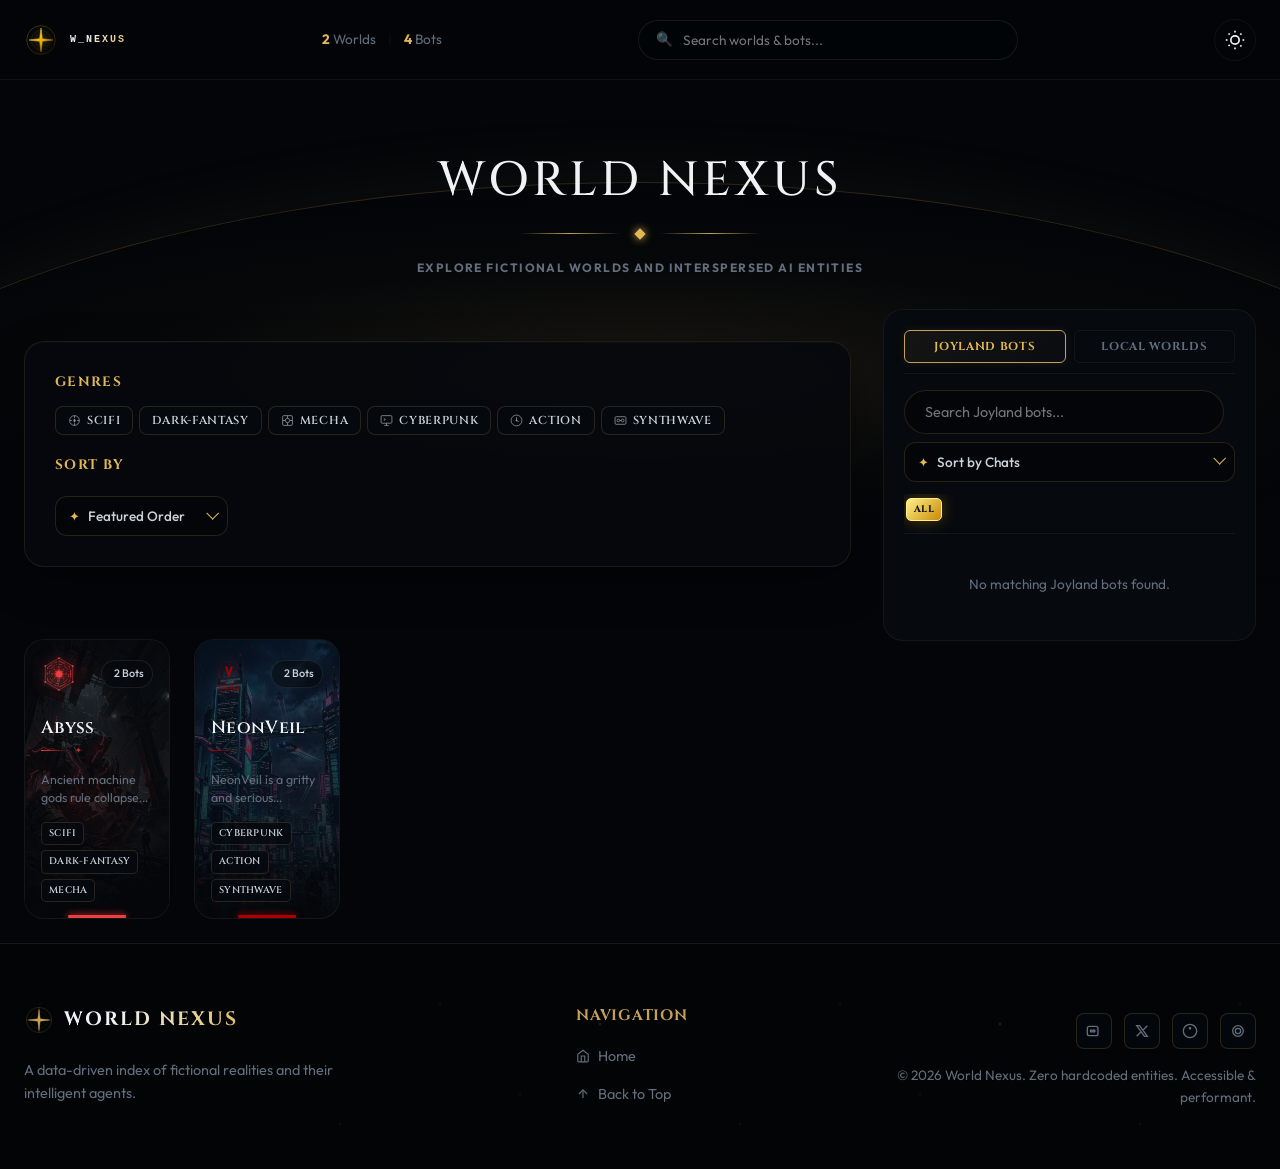
<file: index.html>
<!DOCTYPE html>
<html lang="en">
<head>
  <meta charset="UTF-8">
  <meta name="viewport" content="width=device-width, initial-scale=1.0">
  <title>World Nexus - Explore Fictional Worlds and AI Entities</title>
  
  <!-- Modern Typography from Google Fonts -->
  <link rel="preconnect" href="https://fonts.googleapis.com">
  <link rel="preconnect" href="https://fonts.gstatic.com" crossorigin>
  <link href="https://fonts.googleapis.com/css2?family=Cinzel:wght@400;500;600;700;800&family=Outfit:wght@300;400;500;600;700;800&display=swap" rel="stylesheet">
  
  <!-- Core Design System Stylesheets -->
  <link rel="stylesheet" href="css/variables.css">
  <link rel="stylesheet" href="css/base.css">
  <link rel="stylesheet" href="css/layout.css">
  <link rel="stylesheet" href="css/animations.css">
  <link rel="stylesheet" href="css/responsive.css">
  
  <!-- Bootstrap Icons -->
  <link rel="stylesheet" href="https://cdn.jsdelivr.net/npm/bootstrap-icons@1.11.3/font/bootstrap-icons.min.css">
  
  <!-- Component Stylesheets -->
  <link rel="stylesheet" href="css/components/card.css">
  <link rel="stylesheet" href="css/components/button.css">
  <link rel="stylesheet" href="css/components/tags.css">
  <link rel="stylesheet" href="css/components/modal.css">
  <link rel="stylesheet" href="css/components/search.css">
</head>
<body class="dark-theme">
  <!-- Dynamic Loader overlay -->
  <div id="global-loader" class="global-loader">
    <div class="loader-spinner"></div>
  </div>

  <header id="main-header" class="main-header">
    <div class="header-container">
      <a href="index.html" class="logo-link" id="logo-link">
        <svg class="header-compass-logo spin-hover" viewBox="0 0 100 100" width="34" height="34" fill="none" stroke="url(#gold-grad)" stroke-width="1.5" style="margin-right: 12px; filter: drop-shadow(0 0 4px rgba(212,175,55,0.4));">
          <defs>
            <linearGradient id="gold-grad" x1="0" y1="0" x2="1" y2="1">
              <stop offset="0%" stop-color="#fef08a"/>
              <stop offset="50%" stop-color="#eab308"/>
              <stop offset="100%" stop-color="#854d0e"/>
            </linearGradient>
          </defs>
          <circle cx="50" cy="50" r="42" stroke="url(#gold-grad)" stroke-opacity="0.4"/>
          <circle cx="50" cy="50" r="28" stroke="url(#gold-grad)" stroke-opacity="0.3" stroke-dasharray="4,3"/>
          <line x1="50" y1="8" x2="50" y2="92" stroke="url(#gold-grad)" stroke-opacity="0.5"/>
          <line x1="8" y1="50" x2="92" y2="50" stroke="url(#gold-grad)" stroke-opacity="0.5"/>
          <polygon points="50,15 54,46 85,50 54,54 50,85 46,54 15,50 46,46" fill="url(#gold-grad)"/>
        </svg>
        <span class="logo-text">W_NEXUS</span>
      </a>
      
      <div class="header-stats" aria-label="Global Statistics">
        <span class="stat-item"><strong id="stat-worlds-count">-</strong> Worlds</span>
        <span class="stat-divider">|</span>
        <span class="stat-item"><strong id="stat-bots-count">-</strong> Bots</span>
      </div>

      <div class="header-search-container" id="header-search-wrapper">
        <input type="text" id="global-search-input" placeholder="Search worlds & bots..." aria-label="Search">
      </div>

      <div class="header-actions">
        <button id="theme-toggle" class="theme-toggle-btn" aria-label="Toggle Theme" title="Toggle Light/Dark Theme">
          <svg class="sun-icon" viewBox="0 0 24 24" width="20" height="20" fill="none" stroke="currentColor" stroke-width="2"><circle cx="12" cy="12" r="5"/><line x1="12" y1="1" x2="12" y2="3"/><line x1="12" y1="21" x2="12" y2="23"/><line x1="4.22" y1="4.22" x2="5.64" y2="5.64"/><line x1="18.36" y1="18.36" x2="19.78" y2="19.78"/><line x1="1" y1="12" x2="3" y2="12"/><line x1="21" y1="12" x2="23" y2="12"/><line x1="4.22" y1="19.22" x2="5.64" y2="17.78"/><line x1="18.36" y1="5.64" x2="19.78" y2="4.22"/></svg>
          <svg class="moon-icon" viewBox="0 0 24 24" width="20" height="20" fill="none" stroke="currentColor" stroke-width="2"><path d="M21 12.79A9 9 0 1 1 11.21 3 7 7 0 0 0 21 12.79z"/></svg>
        </button>
        <button id="mobile-menu-toggle" class="mobile-menu-btn" aria-label="Open Navigation Menu">
          <span></span><span></span><span></span>
        </button>
      </div>
    </div>
  </header>

  <!-- Mobile Menu Drawer -->
  <nav id="mobile-nav" class="mobile-nav" aria-label="Mobile Navigation">
    <div class="mobile-nav-content">
      <ul class="mobile-nav-links">
        <li><a href="index.html">Home</a></li>
        <li><a href="#" id="mobile-nav-worlds">All Worlds</a></li>
        <li><a href="#" id="mobile-nav-about">About Nexus</a></li>
      </ul>
      <div class="mobile-nav-stats">
        <div><strong id="mobile-stat-worlds">-</strong> Worlds</div>
        <div><strong id="mobile-stat-bots">-</strong> Bots Registered</div>
      </div>
    </div>
  </nav>

  <main id="app-root">
    <!-- Dynamic page content will render here -->
  </main>

  <footer class="main-footer" style="position: relative; overflow: hidden;">
    <div class="constellation-bg"></div>
    <div class="footer-container" style="position: relative; z-index: 2;">
      <div class="footer-brand">
        <div style="display: flex; align-items: center; gap: 10px; margin-bottom: 8px;">
          <svg class="footer-compass-logo" viewBox="0 0 100 100" width="30" height="30" fill="none" stroke="var(--accent-gold)" stroke-width="1.5">
            <circle cx="50" cy="50" r="42" stroke="var(--accent-gold)" stroke-opacity="0.4"/>
            <circle cx="50" cy="50" r="28" stroke="var(--accent-gold)" stroke-opacity="0.3" stroke-dasharray="4,3"/>
            <line x1="50" y1="8" x2="50" y2="92" stroke="var(--accent-gold)" stroke-opacity="0.5"/>
            <line x1="8" y1="50" x2="92" y2="50" stroke="var(--accent-gold)" stroke-opacity="0.5"/>
            <polygon points="50,15 54,46 85,50 54,54 50,85 46,54 15,50 46,46" fill="var(--accent-gold)"/>
          </svg>
          <span class="logo-text" style="font-family: var(--font-serif); font-size: 1.2rem; letter-spacing: 0.1em;">WORLD NEXUS</span>
        </div>
        <p>A data-driven index of fictional realities and their intelligent agents.</p>
      </div>
      <div class="footer-links">
        <h4 style="font-family: var(--font-serif); color: var(--accent-gold); font-size: 0.95rem; margin-bottom: 16px;">Navigation</h4>
        <ul>
          <li>
            <a href="index.html" style="display: inline-flex; align-items: center; gap: 8px;">
              <svg viewBox="0 0 24 24" width="14" height="14" fill="none" stroke="currentColor" stroke-width="2"><path d="M3 9l9-7 9 7v11a2 2 0 0 1-2 2H5a2 2 0 0 1-2-2z"/><polyline points="9 22 9 12 15 12 15 22"/></svg>
              Home
            </a>
          </li>
          <li>
            <a href="#" class="scroll-to-top" style="display: inline-flex; align-items: center; gap: 8px;">
              <svg viewBox="0 0 24 24" width="14" height="14" fill="none" stroke="currentColor" stroke-width="2"><line x1="12" y1="19" x2="12" y2="5"/><polyline points="5 12 12 5 19 12"/></svg>
              Back to Top
            </a>
          </li>
        </ul>
      </div>
      <div class="footer-meta">
        <div class="social-icons" style="display: flex; gap: 12px; margin-bottom: 16px; justify-content: flex-end;">
          <a href="#" class="social-btn" aria-label="Discord">
            <svg viewBox="0 0 24 24" width="16" height="16" fill="none" stroke="currentColor" stroke-width="2"><path d="M18 8a3 3 0 0 0-3-3H5a3 3 0 0 0-3 3v8a3 3 0 0 0 3 3h10a3 3 0 0 0 3-3V8z"/><circle cx="8" cy="12" r="1.5"/><circle cx="12" cy="12" r="1.5"/></svg>
          </a>
          <a href="#" class="social-btn" aria-label="X">
            <svg viewBox="0 0 24 24" width="16" height="16" fill="none" stroke="currentColor" stroke-width="2"><path d="M4 4l11.733 16h4.267l-11.733 -16z M4 20l6.768 -6.768 M20 4l-6.768 6.768"/></svg>
          </a>
          <a href="#" class="social-btn" aria-label="Reddit">
            <svg viewBox="0 0 24 24" width="16" height="16" fill="none" stroke="currentColor" stroke-width="2"><circle cx="12" cy="12" r="10"/><circle cx="12" cy="8" r="1"/></svg>
          </a>
          <a href="#" class="social-btn" aria-label="Nexus Core">
            <svg viewBox="0 0 24 24" width="16" height="16" fill="none" stroke="currentColor" stroke-width="2"><circle cx="12" cy="12" r="8"/><circle cx="12" cy="12" r="4"/></svg>
          </a>
        </div>
        <p>&copy; 2026 World Nexus. Zero hardcoded entities. Accessible & performant.</p>
      </div>
    </div>
  </footer>

  <!-- Main Application Orchestrator -->
  <script type="module" src="js/app.js"></script>
</body>
</html>
</file>
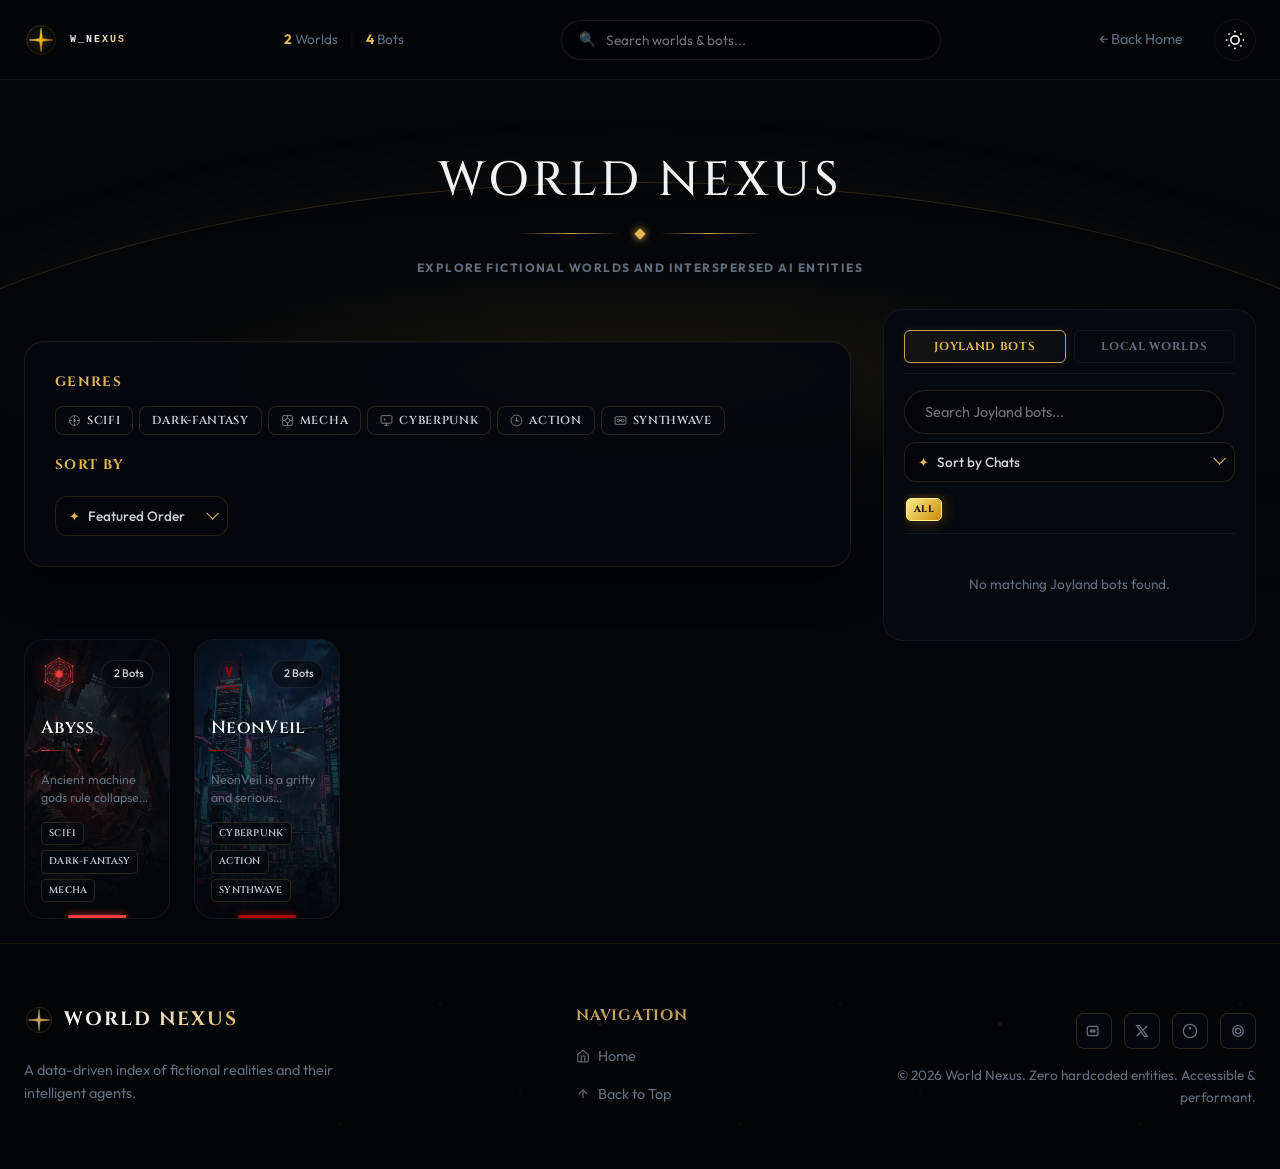
<file: bot.html>
<!DOCTYPE html>
<html lang="en">
<head>
  <meta charset="UTF-8">
  <meta name="viewport" content="width=device-width, initial-scale=1.0">
  <title>Bot Profile - World Nexus</title>
  
  <link rel="preconnect" href="https://fonts.googleapis.com">
  <link rel="preconnect" href="https://fonts.gstatic.com" crossorigin>
  <link href="https://fonts.googleapis.com/css2?family=Cinzel:wght@400;500;600;700;800&family=Outfit:wght@300;400;500;600;700;800&display=swap" rel="stylesheet">
  
  <link rel="stylesheet" href="css/variables.css">
  <link rel="stylesheet" href="css/base.css">
  <link rel="stylesheet" href="css/layout.css">
  <link rel="stylesheet" href="css/animations.css">
  <link rel="stylesheet" href="css/responsive.css">
  
  <!-- Bootstrap Icons -->
  <link rel="stylesheet" href="https://cdn.jsdelivr.net/npm/bootstrap-icons@1.11.3/font/bootstrap-icons.min.css">
  
  <link rel="stylesheet" href="css/components/card.css">
  <link rel="stylesheet" href="css/components/button.css">
  <link rel="stylesheet" href="css/components/tags.css">
  <link rel="stylesheet" href="css/components/modal.css">
  <link rel="stylesheet" href="css/components/search.css">
</head>
<body class="dark-theme">
  <div id="global-loader" class="global-loader">
    <div class="loader-spinner"></div>
  </div>

  <header id="main-header" class="main-header">
    <div class="header-container">
      <a href="index.html" class="logo-link" id="logo-link">
        <svg class="header-compass-logo spin-hover" viewBox="0 0 100 100" width="34" height="34" fill="none" stroke="url(#gold-grad)" stroke-width="1.5" style="margin-right: 12px; filter: drop-shadow(0 0 4px rgba(212,175,55,0.4));">
          <defs>
            <linearGradient id="gold-grad" x1="0" y1="0" x2="1" y2="1">
              <stop offset="0%" stop-color="#fef08a"/>
              <stop offset="50%" stop-color="#eab308"/>
              <stop offset="100%" stop-color="#854d0e"/>
            </linearGradient>
          </defs>
          <circle cx="50" cy="50" r="42" stroke="url(#gold-grad)" stroke-opacity="0.4"/>
          <circle cx="50" cy="50" r="28" stroke="url(#gold-grad)" stroke-opacity="0.3" stroke-dasharray="4,3"/>
          <line x1="50" y1="8" x2="50" y2="92" stroke="url(#gold-grad)" stroke-opacity="0.5"/>
          <line x1="8" y1="50" x2="92" y2="50" stroke="url(#gold-grad)" stroke-opacity="0.5"/>
          <polygon points="50,15 54,46 85,50 54,54 50,85 46,54 15,50 46,46" fill="url(#gold-grad)"/>
        </svg>
        <span class="logo-text">W_NEXUS</span>
      </a>
      
      <div class="header-stats" aria-label="Global Statistics">
        <span class="stat-item"><strong id="stat-worlds-count">-</strong> Worlds</span>
        <span class="stat-divider">|</span>
        <span class="stat-item"><strong id="stat-bots-count">-</strong> Bots</span>
      </div>

      <div class="header-search-container" id="header-search-wrapper" style="display:none;">
        <input type="text" id="global-search-input" placeholder="Search worlds & bots..." aria-label="Search">
      </div>

      <div class="header-actions">
        <a href="index.html" class="back-home-link" style="margin-right: 15px; color: var(--text-muted); text-decoration: none; font-size: 0.9rem;">← Back Home</a>
        <button id="theme-toggle" class="theme-toggle-btn" aria-label="Toggle Theme" title="Toggle Light/Dark Theme">
          <svg class="sun-icon" viewBox="0 0 24 24" width="20" height="20" fill="none" stroke="currentColor" stroke-width="2"><circle cx="12" cy="12" r="5"/><line x1="12" y1="1" x2="12" y2="3"/><line x1="12" y1="21" x2="12" y2="23"/><line x1="4.22" y1="4.22" x2="5.64" y2="5.64"/><line x1="18.36" y1="18.36" x2="19.78" y2="19.78"/><line x1="1" y1="12" x2="3" y2="12"/><line x1="21" y1="12" x2="23" y2="12"/><line x1="4.22" y1="19.22" x2="5.64" y2="17.78"/><line x1="18.36" y1="5.64" x2="19.78" y2="4.22"/></svg>
          <svg class="moon-icon" viewBox="0 0 24 24" width="20" height="20" fill="none" stroke="currentColor" stroke-width="2"><path d="M21 12.79A9 9 0 1 1 11.21 3 7 7 0 0 0 21 12.79z"/></svg>
        </button>
        <button id="mobile-menu-toggle" class="mobile-menu-btn" aria-label="Open Navigation Menu">
          <span></span><span></span><span></span>
        </button>
      </div>
    </div>
  </header>

  <nav id="mobile-nav" class="mobile-nav" aria-label="Mobile Navigation">
    <div class="mobile-nav-content">
      <ul class="mobile-nav-links">
        <li><a href="index.html">Home</a></li>
        <li><a href="#" id="mobile-nav-worlds">All Worlds</a></li>
        <li><a href="#" id="mobile-nav-about">About Nexus</a></li>
      </ul>
    </div>
  </nav>

  <main id="app-root">
    <!-- Dynamic page content will render here -->
  </main>

  <footer class="main-footer" style="position: relative; overflow: hidden;">
    <div class="constellation-bg"></div>
    <div class="footer-container" style="position: relative; z-index: 2;">
      <div class="footer-brand">
        <div style="display: flex; align-items: center; gap: 10px; margin-bottom: 8px;">
          <svg class="footer-compass-logo" viewBox="0 0 100 100" width="30" height="30" fill="none" stroke="var(--accent-gold)" stroke-width="1.5">
            <circle cx="50" cy="50" r="42" stroke="var(--accent-gold)" stroke-opacity="0.4"/>
            <circle cx="50" cy="50" r="28" stroke="var(--accent-gold)" stroke-opacity="0.3" stroke-dasharray="4,3"/>
            <line x1="50" y1="8" x2="50" y2="92" stroke="var(--accent-gold)" stroke-opacity="0.5"/>
            <line x1="8" y1="50" x2="92" y2="50" stroke="var(--accent-gold)" stroke-opacity="0.5"/>
            <polygon points="50,15 54,46 85,50 54,54 50,85 46,54 15,50 46,46" fill="var(--accent-gold)"/>
          </svg>
          <span class="logo-text" style="font-family: var(--font-serif); font-size: 1.2rem; letter-spacing: 0.1em;">WORLD NEXUS</span>
        </div>
        <p>A data-driven index of fictional realities and their intelligent agents.</p>
      </div>
      <div class="footer-links">
        <h4 style="font-family: var(--font-serif); color: var(--accent-gold); font-size: 0.95rem; margin-bottom: 16px;">Navigation</h4>
        <ul>
          <li>
            <a href="index.html" style="display: inline-flex; align-items: center; gap: 8px;">
              <svg viewBox="0 0 24 24" width="14" height="14" fill="none" stroke="currentColor" stroke-width="2"><path d="M3 9l9-7 9 7v11a2 2 0 0 1-2 2H5a2 2 0 0 1-2-2z"/><polyline points="9 22 9 12 15 12 15 22"/></svg>
              Home
            </a>
          </li>
          <li>
            <a href="#" class="scroll-to-top" style="display: inline-flex; align-items: center; gap: 8px;">
              <svg viewBox="0 0 24 24" width="14" height="14" fill="none" stroke="currentColor" stroke-width="2"><line x1="12" y1="19" x2="12" y2="5"/><polyline points="5 12 12 5 19 12"/></svg>
              Back to Top
            </a>
          </li>
        </ul>
      </div>
      <div class="footer-meta">
        <div class="social-icons" style="display: flex; gap: 12px; margin-bottom: 16px; justify-content: flex-end;">
          <a href="#" class="social-btn" aria-label="Discord">
            <svg viewBox="0 0 24 24" width="16" height="16" fill="none" stroke="currentColor" stroke-width="2"><path d="M18 8a3 3 0 0 0-3-3H5a3 3 0 0 0-3 3v8a3 3 0 0 0 3 3h10a3 3 0 0 0 3-3V8z"/><circle cx="8" cy="12" r="1.5"/><circle cx="12" cy="12" r="1.5"/></svg>
          </a>
          <a href="#" class="social-btn" aria-label="X">
            <svg viewBox="0 0 24 24" width="16" height="16" fill="none" stroke="currentColor" stroke-width="2"><path d="M4 4l11.733 16h4.267l-11.733 -16z M4 20l6.768 -6.768 M20 4l-6.768 6.768"/></svg>
          </a>
          <a href="#" class="social-btn" aria-label="Reddit">
            <svg viewBox="0 0 24 24" width="16" height="16" fill="none" stroke="currentColor" stroke-width="2"><circle cx="12" cy="12" r="10"/><circle cx="12" cy="8" r="1"/></svg>
          </a>
          <a href="#" class="social-btn" aria-label="Nexus Core">
            <svg viewBox="0 0 24 24" width="16" height="16" fill="none" stroke="currentColor" stroke-width="2"><circle cx="12" cy="12" r="8"/><circle cx="12" cy="12" r="4"/></svg>
          </a>
        </div>
        <p>&copy; 2026 World Nexus. Zero hardcoded entities. Accessible & performant.</p>
      </div>
    </div>
  </footer>

  <script type="module" src="js/app.js"></script>
</body>
</html>
</file>
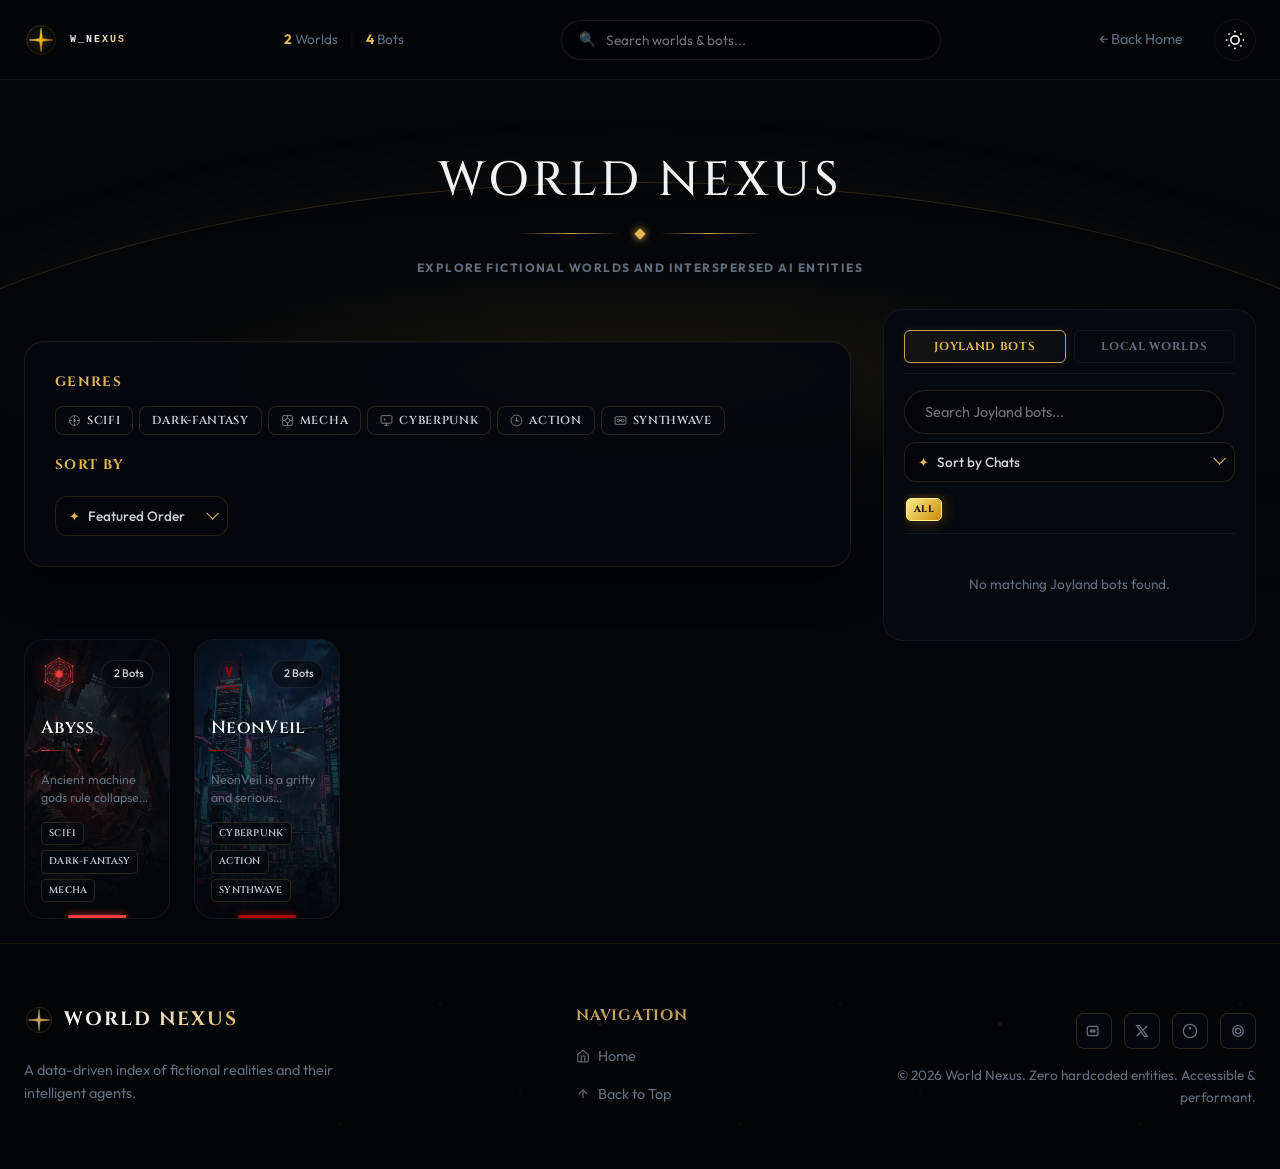
<file: world.html>
<!DOCTYPE html>
<html lang="en">
<head>
  <meta charset="UTF-8">
  <meta name="viewport" content="width=device-width, initial-scale=1.0">
  <title>World Profile - World Nexus</title>
  
  <link rel="preconnect" href="https://fonts.googleapis.com">
  <link rel="preconnect" href="https://fonts.gstatic.com" crossorigin>
  <link href="https://fonts.googleapis.com/css2?family=Cinzel:wght@400;500;600;700;800&family=Outfit:wght@300;400;500;600;700;800&display=swap" rel="stylesheet">
  
  <link rel="stylesheet" href="css/variables.css">
  <link rel="stylesheet" href="css/base.css">
  <link rel="stylesheet" href="css/layout.css">
  <link rel="stylesheet" href="css/animations.css">
  <link rel="stylesheet" href="css/responsive.css">
  
  <!-- Bootstrap Icons -->
  <link rel="stylesheet" href="https://cdn.jsdelivr.net/npm/bootstrap-icons@1.11.3/font/bootstrap-icons.min.css">
  
  <link rel="stylesheet" href="css/components/card.css">
  <link rel="stylesheet" href="css/components/button.css">
  <link rel="stylesheet" href="css/components/tags.css">
  <link rel="stylesheet" href="css/components/modal.css">
  <link rel="stylesheet" href="css/components/search.css">
</head>
<body class="dark-theme">
  <div id="global-loader" class="global-loader">
    <div class="loader-spinner"></div>
  </div>

  <header id="main-header" class="main-header">
    <div class="header-container">
      <a href="index.html" class="logo-link" id="logo-link">
        <svg class="header-compass-logo spin-hover" viewBox="0 0 100 100" width="34" height="34" fill="none" stroke="url(#gold-grad)" stroke-width="1.5" style="margin-right: 12px; filter: drop-shadow(0 0 4px rgba(212,175,55,0.4));">
          <defs>
            <linearGradient id="gold-grad" x1="0" y1="0" x2="1" y2="1">
              <stop offset="0%" stop-color="#fef08a"/>
              <stop offset="50%" stop-color="#eab308"/>
              <stop offset="100%" stop-color="#854d0e"/>
            </linearGradient>
          </defs>
          <circle cx="50" cy="50" r="42" stroke="url(#gold-grad)" stroke-opacity="0.4"/>
          <circle cx="50" cy="50" r="28" stroke="url(#gold-grad)" stroke-opacity="0.3" stroke-dasharray="4,3"/>
          <line x1="50" y1="8" x2="50" y2="92" stroke="url(#gold-grad)" stroke-opacity="0.5"/>
          <line x1="8" y1="50" x2="92" y2="50" stroke="url(#gold-grad)" stroke-opacity="0.5"/>
          <polygon points="50,15 54,46 85,50 54,54 50,85 46,54 15,50 46,46" fill="url(#gold-grad)"/>
        </svg>
        <span class="logo-text">W_NEXUS</span>
      </a>
      
      <div class="header-stats" aria-label="Global Statistics">
        <span class="stat-item"><strong id="stat-worlds-count">-</strong> Worlds</span>
        <span class="stat-divider">|</span>
        <span class="stat-item"><strong id="stat-bots-count">-</strong> Bots</span>
      </div>

      <div class="header-search-container" id="header-search-wrapper" style="display:none;">
        <input type="text" id="global-search-input" placeholder="Search worlds & bots..." aria-label="Search">
      </div>

      <div class="header-actions">
        <a href="index.html" class="back-home-link" style="margin-right: 15px; color: var(--text-muted); text-decoration: none; font-size: 0.9rem;">← Back Home</a>
        <button id="theme-toggle" class="theme-toggle-btn" aria-label="Toggle Theme" title="Toggle Light/Dark Theme">
          <svg class="sun-icon" viewBox="0 0 24 24" width="20" height="20" fill="none" stroke="currentColor" stroke-width="2"><circle cx="12" cy="12" r="5"/><line x1="12" y1="1" x2="12" y2="3"/><line x1="12" y1="21" x2="12" y2="23"/><line x1="4.22" y1="4.22" x2="5.64" y2="5.64"/><line x1="18.36" y1="18.36" x2="19.78" y2="19.78"/><line x1="1" y1="12" x2="3" y2="12"/><line x1="21" y1="12" x2="23" y2="12"/><line x1="4.22" y1="19.22" x2="5.64" y2="17.78"/><line x1="18.36" y1="5.64" x2="19.78" y2="4.22"/></svg>
          <svg class="moon-icon" viewBox="0 0 24 24" width="20" height="20" fill="none" stroke="currentColor" stroke-width="2"><path d="M21 12.79A9 9 0 1 1 11.21 3 7 7 0 0 0 21 12.79z"/></svg>
        </button>
        <button id="mobile-menu-toggle" class="mobile-menu-btn" aria-label="Open Navigation Menu">
          <span></span><span></span><span></span>
        </button>
      </div>
    </div>
  </header>

  <nav id="mobile-nav" class="mobile-nav" aria-label="Mobile Navigation">
    <div class="mobile-nav-content">
      <ul class="mobile-nav-links">
        <li><a href="index.html">Home</a></li>
        <li><a href="#" id="mobile-nav-worlds">All Worlds</a></li>
        <li><a href="#" id="mobile-nav-about">About Nexus</a></li>
      </ul>
    </div>
  </nav>

  <main id="app-root">
    <!-- Dynamic page content will render here -->
  </main>

  <footer class="main-footer" style="position: relative; overflow: hidden;">
    <div class="constellation-bg"></div>
    <div class="footer-container" style="position: relative; z-index: 2;">
      <div class="footer-brand">
        <div style="display: flex; align-items: center; gap: 10px; margin-bottom: 8px;">
          <svg class="footer-compass-logo" viewBox="0 0 100 100" width="30" height="30" fill="none" stroke="var(--accent-gold)" stroke-width="1.5">
            <circle cx="50" cy="50" r="42" stroke="var(--accent-gold)" stroke-opacity="0.4"/>
            <circle cx="50" cy="50" r="28" stroke="var(--accent-gold)" stroke-opacity="0.3" stroke-dasharray="4,3"/>
            <line x1="50" y1="8" x2="50" y2="92" stroke="var(--accent-gold)" stroke-opacity="0.5"/>
            <line x1="8" y1="50" x2="92" y2="50" stroke="var(--accent-gold)" stroke-opacity="0.5"/>
            <polygon points="50,15 54,46 85,50 54,54 50,85 46,54 15,50 46,46" fill="var(--accent-gold)"/>
          </svg>
          <span class="logo-text" style="font-family: var(--font-serif); font-size: 1.2rem; letter-spacing: 0.1em;">WORLD NEXUS</span>
        </div>
        <p>A data-driven index of fictional realities and their intelligent agents.</p>
      </div>
      <div class="footer-links">
        <h4 style="font-family: var(--font-serif); color: var(--accent-gold); font-size: 0.95rem; margin-bottom: 16px;">Navigation</h4>
        <ul>
          <li>
            <a href="index.html" style="display: inline-flex; align-items: center; gap: 8px;">
              <svg viewBox="0 0 24 24" width="14" height="14" fill="none" stroke="currentColor" stroke-width="2"><path d="M3 9l9-7 9 7v11a2 2 0 0 1-2 2H5a2 2 0 0 1-2-2z"/><polyline points="9 22 9 12 15 12 15 22"/></svg>
              Home
            </a>
          </li>
          <li>
            <a href="#" class="scroll-to-top" style="display: inline-flex; align-items: center; gap: 8px;">
              <svg viewBox="0 0 24 24" width="14" height="14" fill="none" stroke="currentColor" stroke-width="2"><line x1="12" y1="19" x2="12" y2="5"/><polyline points="5 12 12 5 19 12"/></svg>
              Back to Top
            </a>
          </li>
        </ul>
      </div>
      <div class="footer-meta">
        <div class="social-icons" style="display: flex; gap: 12px; margin-bottom: 16px; justify-content: flex-end;">
          <a href="#" class="social-btn" aria-label="Discord">
            <svg viewBox="0 0 24 24" width="16" height="16" fill="none" stroke="currentColor" stroke-width="2"><path d="M18 8a3 3 0 0 0-3-3H5a3 3 0 0 0-3 3v8a3 3 0 0 0 3 3h10a3 3 0 0 0 3-3V8z"/><circle cx="8" cy="12" r="1.5"/><circle cx="12" cy="12" r="1.5"/></svg>
          </a>
          <a href="#" class="social-btn" aria-label="X">
            <svg viewBox="0 0 24 24" width="16" height="16" fill="none" stroke="currentColor" stroke-width="2"><path d="M4 4l11.733 16h4.267l-11.733 -16z M4 20l6.768 -6.768 M20 4l-6.768 6.768"/></svg>
          </a>
          <a href="#" class="social-btn" aria-label="Reddit">
            <svg viewBox="0 0 24 24" width="16" height="16" fill="none" stroke="currentColor" stroke-width="2"><circle cx="12" cy="12" r="10"/><circle cx="12" cy="8" r="1"/></svg>
          </a>
          <a href="#" class="social-btn" aria-label="Nexus Core">
            <svg viewBox="0 0 24 24" width="16" height="16" fill="none" stroke="currentColor" stroke-width="2"><circle cx="12" cy="12" r="8"/><circle cx="12" cy="12" r="4"/></svg>
          </a>
        </div>
        <p>&copy; 2026 World Nexus. Zero hardcoded entities. Accessible & performant.</p>
      </div>
    </div>
  </footer>

  <script type="module" src="js/app.js"></script>
</body>
</html>
</file>
<file: css/variables.css>
/* css/variables.css */
:root {
  /* Global Fonts */
  --font-family: 'Outfit', -apple-system, BlinkMacSystemFont, 'Segoe UI', Roboto, Helvetica, Arial, sans-serif;
  --font-serif: 'Cinzel', 'Georgia', serif;
  
  /* Layout Spacing */
  --spacing-desktop: 24px;
  --spacing-mobile: 12px;
  --header-height: 80px;
  --header-height-shrink: 60px;
  --max-width: 1440px;
  
  /* Transition Speeds */
  --transition-fast: 150ms ease;
  --transition-normal: 300ms cubic-bezier(0.4, 0, 0.2, 1);
  --transition-slow: 600ms cubic-bezier(0.4, 0, 0.2, 1);
  
  /* Z-Index Layering */
  --z-header: 1000;
  --z-nav-drawer: 990;
  --z-modal: 1100;
  --z-loader: 1200;
  
  /* Global Borders & Radius */
  --border-radius-sm: 6px;
  --border-radius-md: 12px;
  --border-radius-lg: 20px;
  --border-radius-xl: 30px;
  
  /* Shadows & Glows */
  --shadow-sm: 0 2px 8px rgba(0, 0, 0, 0.15);
  --shadow-md: 0 8px 24px rgba(0, 0, 0, 0.25);
  --shadow-lg: 0 16px 40px rgba(0, 0, 0, 0.4);
  
  /* Metallic Gold Palette */
  --accent-gold: #c5a059;
  --accent-gold-glow: rgba(197, 160, 89, 0.25);
  --text-gold: #e2b755;
  --border-gold: rgba(197, 160, 89, 0.15);
}

/* Dark Theme Variables (Mockup Theme) */
.dark-theme {
  --bg-primary: #030508;
  --bg-secondary: #06090e;
  --bg-tertiary: #0c1017;
  --border-color: rgba(255, 255, 255, 0.05);
  --border-color-focus: rgba(197, 160, 89, 0.3);
  
  --text-primary: #f0f3f6;
  --text-secondary: #c9d1d9;
  --text-muted: #626e7d;
  
  --header-bg: rgba(3, 5, 8, 0.7);
  --card-bg: #06090e;
  --card-hover-bg: #0a0e16;
  
  --primary-accent: var(--accent-gold);
  --primary-accent-glow: var(--accent-gold-glow);
  
  --scroll-thumb: #1c2330;
  --scroll-track: #030508;
}

/* Light Theme Variables */
.light-theme {
  --bg-primary: #f8fafc;
  --bg-secondary: #ffffff;
  --bg-tertiary: #f1f5f9;
  --border-color: rgba(0, 0, 0, 0.06);
  --border-color-focus: rgba(197, 160, 89, 0.4);
  
  --text-primary: #0f172a;
  --text-secondary: #334155;
  --text-muted: #64748b;
  
  --header-bg: rgba(248, 250, 252, 0.8);
  --card-bg: #ffffff;
  --card-hover-bg: #f8fafc;
  
  --primary-accent: #b45309; /* Deep warm gold in light mode */
  --primary-accent-glow: rgba(180, 83, 9, 0.15);
  
  --scroll-thumb: #cbd5e1;
  --scroll-track: #f1f5f9;
}
</file>
<file: css/base.css>
/* css/base.css */
* {
  box-sizing: border-box;
  margin: 0;
  padding: 0;
}

body {
  font-family: var(--font-family);
  background-color: var(--bg-primary);
  color: var(--text-primary);
  min-height: 100vh;
  display: flex;
  flex-direction: column;
  overflow-x: hidden;
  line-height: 1.6;
  text-rendering: optimizeLegibility;
  -webkit-font-smoothing: antialiased;
  -moz-osx-font-smoothing: grayscale;
  transition: background-color var(--transition-normal), color var(--transition-normal);
}

/* Accessible Keyboard Navigation focus ring */
*:focus-visible {
  outline: 2px solid var(--primary-accent);
  outline-offset: 4px;
}

a {
  color: inherit;
  text-decoration: none;
  transition: color var(--transition-fast);
}

/* Custom Scrollbars */
::-webkit-scrollbar {
  width: 10px;
  height: 10px;
}

::-webkit-scrollbar-track {
  background: var(--scroll-track);
}

::-webkit-scrollbar-thumb {
  background: var(--scroll-thumb);
  border-radius: 5px;
  border: 2px solid var(--scroll-track);
}

::-webkit-scrollbar-thumb:hover {
  background: var(--primary-accent);
}

/* Core Layout Tags */
main {
  flex-grow: 1;
  width: 100%;
}

/* Loader Styles */
.global-loader {
  position: fixed;
  top: 0;
  left: 0;
  right: 0;
  bottom: 0;
  background-color: var(--bg-primary);
  z-index: var(--z-loader);
  display: flex;
  justify-content: center;
  align-items: center;
  opacity: 1;
  transition: opacity var(--transition-normal), visibility var(--transition-normal);
  visibility: visible;
}

.global-loader.hidden {
  opacity: 0;
  visibility: hidden;
  pointer-events: none;
}

.loader-spinner {
  width: 48px;
  height: 48px;
  border: 4px solid var(--border-color);
  border-top-color: var(--primary-accent);
  border-radius: 50%;
  animation: base-spin 1s linear infinite;
}

@keyframes base-spin {
  to { transform: rotate(360deg); }
}

/* Skip Link for Accessibility */
.skip-link {
  position: absolute;
  top: -40px;
  left: 0;
  background: var(--primary-accent);
  color: white;
  padding: 8px;
  z-index: 2000;
  transition: top 0.2s;
}

.skip-link:focus {
  top: 0;
}
</file>
<file: css/layout.css>
/* css/layout.css */

.main-header {
  position: fixed;
  top: 0;
  left: 0;
  width: 100%;
  height: var(--header-height);
  background-color: var(--header-bg);
  backdrop-filter: blur(16px);
  -webkit-backdrop-filter: blur(16px);
  border-bottom: 1px solid var(--border-color);
  z-index: var(--z-header);
  display: flex;
  align-items: center;
  transition: height var(--transition-normal), background-color var(--transition-normal), border-color var(--transition-normal);
}

.main-header.shrunk {
  height: var(--header-height-shrink);
  border-bottom-color: rgba(197, 160, 89, 0.15);
  box-shadow: 0 4px 24px rgba(0, 0, 0, 0.4);
}

.header-container {
  max-width: var(--max-width);
  width: 100%;
  margin: 0 auto;
  padding: 0 var(--spacing-desktop);
  display: flex;
  align-items: center;
  justify-content: space-between;
  gap: 20px;
}

/* Logo styling */
.logo-link {
  font-family: var(--font-serif);
  font-size: 1.3rem;
  font-weight: 700;
  letter-spacing: 0.1em;
  color: var(--text-primary);
  display: flex;
  align-items: center;
  flex-shrink: 0;
}

.logo-text {
  background: linear-gradient(135deg, var(--text-primary) 30%, var(--text-gold));
  -webkit-background-clip: text;
  -webkit-text-fill-color: transparent;
  font-weight: 700;
}

.header-stats {
  display: flex;
  align-items: center;
  gap: 12px;
  font-size: 0.85rem;
  color: var(--text-muted);
  flex-shrink: 0;
}

.stat-item strong {
  color: var(--text-gold);
}

.stat-divider {
  color: var(--border-color);
}

.header-actions {
  display: flex;
  align-items: center;
  gap: 16px;
  flex-shrink: 0;
}

/* Mobile Nav Styles */
.mobile-nav {
  position: fixed;
  top: 0;
  right: -100%;
  width: 300px;
  height: 100vh;
  background-color: var(--bg-secondary);
  border-left: 1px solid var(--border-color);
  z-index: var(--z-nav-drawer);
  padding: 100px var(--spacing-desktop) var(--spacing-desktop);
  transition: right var(--transition-normal);
  box-shadow: var(--shadow-lg);
}

.mobile-nav.open {
  right: 0;
}

.mobile-nav-links {
  list-style: none;
  display: flex;
  flex-direction: column;
  gap: 24px;
}

.mobile-nav-links a {
  font-size: 1.2rem;
  font-weight: 500;
}

.mobile-nav-links a:hover {
  color: var(--text-gold);
}

.mobile-nav-stats {
  margin-top: auto;
  border-top: 1px solid var(--border-color);
  padding-top: 24px;
  font-size: 0.9rem;
  color: var(--text-muted);
  display: flex;
  flex-direction: column;
  gap: 8px;
}

/* Page Scaffolding */
.page-container {
  max-width: var(--max-width);
  width: 100%;
  margin: 0 auto;
  padding: calc(var(--header-height) + var(--spacing-desktop)) var(--spacing-desktop) var(--spacing-desktop);
  animation: page-fade-in 0.4s ease-out forwards;
}

@keyframes page-fade-in {
  from { opacity: 0; transform: translateY(10px); }
  to { opacity: 1; transform: translateY(0); }
}

/* Premium Curved Space Planet-Horizon Glow */
.landing-hero {
  position: relative;
  text-align: center;
  padding: 32px 0 20px;
  margin-bottom: 12px;
  overflow: visible;
}

.landing-hero::before {
  content: '';
  position: absolute;
  top: 60%;
  left: 50%;
  transform: translate(-50%, -10%);
  width: 150%;
  height: 380px;
  border-radius: 50% / 100% 100% 0 0;
  background: radial-gradient(ellipse at center, rgba(197, 160, 89, 0.12) 0%, rgba(197, 160, 89, 0.02) 40%, rgba(0, 0, 0, 0) 70%);
  border-top: 1.5px solid rgba(197, 160, 89, 0.22);
  box-shadow: 0 -20px 60px rgba(197, 160, 89, 0.05);
  z-index: -1;
  pointer-events: none;
}

/* Decorative Gold Dividers */
.gold-divider {
  display: flex;
  align-items: center;
  justify-content: center;
  gap: 16px;
  margin: 20px auto;
  width: 100%;
  max-width: 240px;
}

.gold-divider::before,
.gold-divider::after {
  content: '';
  height: 1px;
  flex-grow: 1;
  background: linear-gradient(to right, rgba(197, 160, 89, 0), var(--accent-gold), rgba(197, 160, 89, 0));
}

.gold-divider-diamond {
  width: 8px;
  height: 8px;
  background-color: var(--text-gold);
  transform: rotate(45deg);
  box-shadow: 0 0 8px var(--text-gold);
}

/* Footer Section */
.main-footer {
  background-color: #020406;
  border-top: 1px solid rgba(197, 160, 89, 0.12);
  padding: 60px var(--spacing-desktop);
  margin-top: auto;
  position: relative;
  overflow: hidden;
}

/* Constellation grid layout in background */
.constellation-bg {
  position: absolute;
  top: 0;
  left: 0;
  width: 100%;
  height: 100%;
  opacity: 0.15;
  background-image: 
    radial-gradient(1.5px 1.5px at 40px 60px, #ca8a04, rgba(0,0,0,0)),
    radial-gradient(1.5px 1.5px at 120px 150px, #ca8a04, rgba(0,0,0,0)),
    radial-gradient(2px 2px at 200px 80px, #fef08a, rgba(0,0,0,0)),
    radial-gradient(1px 1px at 280px 240px, #eab308, rgba(0,0,0,0)),
    radial-gradient(1.5px 1.5px at 340px 180px, #ca8a04, rgba(0,0,0,0));
  background-size: 400px 300px;
  pointer-events: none;
  z-index: 1;
}

.footer-container {
  max-width: var(--max-width);
  margin: 0 auto;
  display: grid;
  grid-template-columns: 2fr 1fr 1.5fr;
  gap: 40px;
}

.footer-brand {
  display: flex;
  flex-direction: column;
  gap: 16px;
}

.footer-brand p {
  color: var(--text-muted);
  font-size: 0.9rem;
  max-width: 320px;
}

.footer-links h4 {
  font-size: 1rem;
  text-transform: uppercase;
  letter-spacing: 0.05em;
  margin-bottom: 20px;
}

.footer-links ul {
  list-style: none;
  display: flex;
  flex-direction: column;
  gap: 12px;
}

.footer-links a {
  color: var(--text-muted);
  font-size: 0.9rem;
  transition: color var(--transition-fast);
}

.footer-links a:hover {
  color: var(--text-gold);
}

.footer-meta {
  display: flex;
  flex-direction: column;
  justify-content: flex-end;
  color: var(--text-muted);
  font-size: 0.85rem;
  text-align: right;
}

/* Social buttons styling */
.social-icons {
  display: flex;
  gap: 12px;
}

.social-btn {
  width: 36px;
  height: 36px;
  border-radius: 8px;
  border: 1px solid rgba(197, 160, 89, 0.2);
  display: flex;
  align-items: center;
  justify-content: center;
  color: var(--text-muted);
  background-color: rgba(6, 9, 14, 0.6);
  transition: all var(--transition-fast);
}

.social-btn:hover {
  color: var(--text-gold);
  border-color: var(--text-gold);
  box-shadow: 0 0 10px rgba(197, 160, 89, 0.15);
  background-color: rgba(197, 160, 89, 0.05);
  transform: translateY(-2px);
}

/* World Profile View Styling */
.world-profile-view {
  display: flex;
  flex-direction: column;
}

/* Compact and Premium Hero Section */
.world-hero {
  position: relative;
  border-radius: var(--border-radius-lg);
  padding: 20px var(--spacing-desktop);
  display: flex;
  align-items: center;
  gap: 16px;
  margin-bottom: 16px;
  border: 1px solid var(--border-color);
  box-shadow: var(--shadow-lg);
  background-size: cover;
  background-position: center;
  backdrop-filter: blur(4px);
}

.world-page-logo {
  width: 56px;
  height: 56px;
  flex-shrink: 0;
}

.hero-text-block {
  flex-grow: 1;
  flex-basis: 300px;
}

.world-page-title {
  font-family: var(--font-serif);
  font-size: 1.75rem;
  font-weight: 800;
  margin-bottom: 4px;
  letter-spacing: -0.01em;
  color: var(--text-primary);
}

.world-page-description {
  font-size: 0.9rem;
  color: var(--text-secondary);
  margin-bottom: 8px;
  max-width: 750px;
  line-height: 1.4;
}

.world-page-stats {
  display: flex;
  flex-wrap: wrap;
  gap: 12px;
  font-size: 0.8rem;
  color: var(--text-muted);
}

.world-page-stats strong {
  color: var(--primary-accent, var(--accent-gold));
}

/* Compact Lore Panel */
.world-lore-panel {
  background-color: var(--card-bg);
  border: 1px solid var(--border-color);
  border-radius: var(--border-radius-md);
  padding: 16px var(--spacing-desktop);
  margin-bottom: 16px;
  max-height: 2000px;
  transition: max-height var(--transition-slow);
  overflow: hidden;
}

.world-lore-panel.collapsed {
  max-height: 70px !important;
}

.lore-header-wrapper {
  display: flex;
  justify-content: space-between;
  align-items: center;
  border-bottom: 1px solid var(--border-color);
  padding-bottom: 12px;
  margin-bottom: 16px;
}

.lore-header-title {
  font-family: var(--font-serif);
  font-size: 1.15rem;
  font-weight: 700;
  color: var(--text-primary);
}

.lore-grid {
  display: grid;
  grid-template-columns: 160px 1fr;
  gap: 24px;
}

.lore-sidebar {
  border-right: 1px solid var(--border-color);
  padding-right: 12px;
}

.lore-sidebar-title {
  font-size: 0.72rem;
  text-transform: uppercase;
  color: var(--text-muted);
  margin-bottom: 8px;
  font-weight: 700;
  letter-spacing: 0.05em;
}

.lore-nav-list {
  list-style: none;
  display: flex;
  flex-direction: column;
  gap: 6px;
}

.lore-nav-link {
  display: block;
  font-size: 0.8rem;
  color: var(--text-muted);
  padding: 3px 0;
  cursor: pointer;
  transition: color var(--transition-fast);
}

.lore-nav-link:hover, .lore-nav-link.active {
  color: var(--primary-accent, var(--accent-gold));
}

.lore-body-content {
  min-width: 0;
  font-size: 0.92rem;
  line-height: 1.5;
  color: var(--text-secondary);
}

.lore-body-content h2, .lore-body-content h3 {
  font-size: 1.1rem;
  margin-top: 16px;
  margin-bottom: 8px;
  color: var(--text-primary);
}

.lore-body-content p {
  margin-bottom: 12px;
}

/* Pagination */
.pagination-wrapper {
  display: flex;
  justify-content: center;
  gap: 8px;
  margin-top: 24px;
}

/* Two Column Landing Page Layout (Figma Auto Layout) */
.landing-columns-wrapper {
  display: flex;
  gap: 32px;
  width: 100%;
  align-items: flex-start;
}

.landing-main-col {
  flex: 3;
  min-width: 0;
  display: flex;
  flex-direction: column;
  gap: 24px;
}

.landing-sidebar-col {
  flex: 1.2;
  min-width: 290px;
  background-color: var(--bg-secondary);
  border: 1px solid var(--border-color);
  border-radius: var(--border-radius-lg);
  padding: 20px;
  display: flex;
  flex-direction: column;
  gap: 16px;
  position: sticky;
  top: calc(var(--header-height) + 16px);
  max-height: calc(100vh - var(--header-height) - 48px);
  overflow-y: auto;
}

.sidebar-title {
  font-family: var(--font-serif);
  font-size: 1.2rem;
  color: var(--text-primary);
  border-bottom: 1px solid var(--border-color);
  padding-bottom: 8px;
  margin: 0;
}

.sidebar-search-input {
  width: 100%;
  padding: 8px 12px;
  background-color: var(--bg-tertiary);
  border: 1px solid var(--border-color);
  border-radius: var(--border-radius-sm);
  color: var(--text-primary);
  font-size: 0.85rem;
  transition: border-color var(--transition-fast);
}

.sidebar-search-input:focus {
  border-color: var(--primary-accent);
  outline: none;
}

.sidebar-tags-list {
  display: flex;
  flex-wrap: wrap;
  gap: 6px;
  max-height: 120px;
  overflow-y: auto;
  padding: 4px 2px;
  border-bottom: 1px solid var(--border-color);
  padding-bottom: 12px;
}

/* Sidebar tags use .tag.tag-sm directly for uniform sizing */

.sidebar-bots-container {
  display: grid;
  grid-template-columns: repeat(auto-fill, minmax(240px, 1fr));
  gap: 12px;
}

/* Sidebar Bot Cards following Figma style */
.sidebar-bot-card {
  display: flex;
  gap: 12px;
  padding: 12px;
  background-color: var(--bg-tertiary);
  border: 1px solid var(--border-color);
  border-radius: var(--border-radius-md);
  align-items: flex-start;
  transition: transform var(--transition-fast), border-color var(--transition-fast);
}

.sidebar-bot-card:hover {
  transform: translateY(-2px);
  border-color: var(--primary-accent);
}

.sidebar-bot-avatar {
  width: 44px;
  height: 44px;
  border-radius: 50%;
  overflow: hidden;
  border: 1px solid var(--primary-accent);
  flex-shrink: 0;
}

.sidebar-bot-avatar img {
  width: 100%;
  height: 100%;
  object-fit: cover;
}

.sidebar-bot-details {
  flex: 1;
  min-width: 0;
  display: flex;
  flex-direction: column;
  gap: 4px;
}

.sidebar-bot-name {
  font-size: 0.95rem;
  font-weight: 700;
  color: var(--text-primary);
  margin: 0;
  white-space: nowrap;
  overflow: hidden;
  text-overflow: ellipsis;
}

.sidebar-bot-intro {
  font-size: 0.8rem;
  color: var(--text-muted);
  line-height: 1.35;
  display: -webkit-box;
  -webkit-line-clamp: 2;
  -webkit-box-orient: vertical;
  overflow: hidden;
  margin: 0;
}

/* Sidebar Tabs Switching Panel (Figma Style) */
.sidebar-tabs {
  display: flex;
  gap: 8px;
  border-bottom: 1px solid var(--border-color);
  padding-bottom: 10px;
  width: 100%;
}

.sidebar-tab {
  flex: 1;
  background: none;
  border: 1px solid rgba(255, 255, 255, 0.05);
  border-radius: var(--border-radius-sm);
  color: var(--text-muted);
  font-family: var(--font-serif);
  font-size: 0.72rem;
  font-weight: 700;
  padding: 8px 4px;
  cursor: pointer;
  letter-spacing: 0.06em;
  transition: all var(--transition-fast);
  text-align: center;
}

.sidebar-tab:hover {
  color: var(--text-primary);
  border-color: rgba(255, 255, 255, 0.12);
  background-color: rgba(255, 255, 255, 0.02);
}

.sidebar-tab.active {
  color: var(--text-gold);
  border-color: var(--accent-gold);
  background: linear-gradient(135deg, rgba(197, 160, 89, 0.08) 0%, rgba(197, 160, 89, 0.02) 100%);
  box-shadow: 0 0 10px rgba(197, 160, 89, 0.1);
}

/* Premium Sidebar Bot Card Layout matching World Cards exactly */
.sidebar-bot-card-premium {
  padding: 12px 14px 14px 14px !important;
  border-radius: var(--border-radius-md) !important;
  background-color: var(--bg-tertiary) !important;
  margin-bottom: 0px;
}

/* Sidebar sort select wrapper layout adjustment */
.landing-sidebar-col .sort-select-wrapper {
  max-width: none;
  width: 100%;
}


/* Responsive collapse on smaller viewports */
@media (max-width: 1024px) {
  .landing-columns-wrapper {
    flex-direction: column;
  }
  .landing-sidebar-col {
    position: static;
    width: 100%;
    max-height: none;
  }
}
</file>
<file: css/animations.css>
/* css/animations.css */

/* Fade-in and transitions keyframes */
@keyframes fadeIn {
  from { opacity: 0; }
  to { opacity: 1; }
}

@keyframes slideUp {
  from { transform: translateY(20px); opacity: 0; }
  to { transform: translateY(0); opacity: 1; }
}

@keyframes scaleUp {
  from { transform: scale(0.95); opacity: 0; }
  to { transform: scale(1); opacity: 1; }
}

/* Core SVG drawing keyframe */
@keyframes svg-draw {
  0% { stroke-dashoffset: 800; }
  100% { stroke-dashoffset: 0; }
}

/* GPU acceleration helper classes */
.gpu-accelerated {
  transform: translateZ(0);
  will-change: transform, opacity, filter;
  backface-visibility: hidden;
}

/* Shimmer loading layout placeholder */
@keyframes shimmer {
  0% { background-position: -200% 0; }
  100% { background-position: 200% 0; }
}

.shimmer-placeholder {
  background: linear-gradient(90deg, var(--bg-tertiary) 25%, var(--border-color) 37%, var(--bg-tertiary) 63%);
  background-size: 200% 100%;
  animation: shimmer 1.5s infinite linear;
}

/* Header Compass logo subtle spinning loop */
@keyframes compass-spin {
  0% { transform: rotate(0deg); }
  100% { transform: rotate(360deg); }
}

.spin-hover:hover,
.header-compass-logo.in-view,
.hero-compass-logo.in-view,
.footer-compass-logo.in-view {
  animation: compass-spin 16s linear infinite;
  transform-origin: center;
}


/* Interactive SVG Card Hover Accelerations */
/* When hovering over the world card, we dynamically accelerate its inline SVG animations */

.world-card:hover .world-svg-logo .inner-circle {
  animation: logo-spin 4s linear infinite !important; /* Spin gear/ring faster on card hover */
}

.world-card:hover .world-svg-logo .pulse-glow {
  animation: logo-pulse 0.8s ease-in-out infinite alternate !important; /* Pulse core core-glow faster */
  filter: drop-shadow(0 0 12px var(--world-accent, var(--accent-gold))) !important;
}

.world-card:hover .world-svg-logo .draw-path {
  stroke-width: 2.5px !important;
}

/* NeonVeil triangle logo hover overrides */
.world-card:hover .world-svg-logo .cyber-triangle {
  stroke-width: 3.5px !important;
  filter: drop-shadow(0 0 8px var(--world-accent, var(--accent-gold))) !important;
}

.world-card:hover .world-svg-logo .neon-glow {
  animation: pulse-glow 0.6s ease-in-out infinite alternate !important; /* Pulse beam lines faster */
  stroke-width: 2px !important;
}
</file>
<file: css/responsive.css>
/* css/responsive.css */

/* World Grid Responsive Breakpoints */
.world-grid {
  display: grid;
  gap: var(--spacing-desktop);
  grid-template-columns: repeat(6, 1fr);
}

@media (max-width: 1439px) {
  .world-grid {
    grid-template-columns: repeat(5, 1fr);
  }
}

@media (max-width: 1199px) {
  .world-grid {
    grid-template-columns: repeat(4, 1fr);
    gap: var(--spacing-mobile);
  }
}

@media (max-width: 899px) {
  .world-grid {
    grid-template-columns: repeat(3, 1fr);
    gap: var(--spacing-mobile);
  }
}

/* Bot Grid tablet breakpoint */
@media (max-width: 899px) {
  .bot-grid {
    grid-template-columns: repeat(2, 1fr);
    gap: var(--spacing-mobile);
  }
}

/* Mobile Grid Overrides (Force 2 minimum in a row) */
@media (max-width: 599px) {
  .world-grid,
  .bot-grid,
  .sidebar-bots-container {
    grid-template-columns: repeat(2, 1fr);
    gap: 8px; /* Extra compact gap on mobile */
  }

  /* Card content scaling for mobile (Figma Auto Layout adaptation) */
  .nexus-card {
    min-height: 210px !important; /* Prevent super tall skinny cards */
    padding: 12px;
  }
  
  .card-body {
    margin-top: 8px;
    gap: 4px;
  }
  
  .card-title h3 {
    font-size: 0.95rem;
  }
  
  .card-description {
    font-size: 0.72rem;
    -webkit-line-clamp: 2;
    margin-bottom: 4px;
  }

  .bot-avatar-container {
    width: 52px;
    height: 52px;
  }
  
  .card-logo-container {
    width: 30px;
    height: 30px;
  }

  /* Compact tags to prevent vertical stacking when squished */
  .tag.tag-sm {
    padding: 2px 6px;
    font-size: 0.58rem;
    gap: 2px;
  }
  
  .card-badge-top {
    padding: 3px 6px;
    font-size: 0.6rem;
  }

  /* Compact chat button */
  .bot-chat-btn {
    padding: 6px 10px;
    font-size: 0.7rem;
  }
}


/* Header & Footer Responsive Adapters */
@media (max-width: 768px) {
  :root {
    --header-height: 70px;
  }
  
  .header-stats {
    display: none;
  }
  
  .main-header.shrunk {
    height: 60px;
  }
  
  .footer-container {
    grid-template-columns: 1fr;
    gap: 32px;
  }
  
  .footer-meta {
    text-align: left;
    margin-top: 16px;
  }
}

@media (max-width: 480px) {
  .header-actions {
    gap: 8px;
  }
  
  .logo-link {
    font-size: 1.1rem;
  }
}

/* World Page Responsive Fixes */
@media (max-width: 768px) {
  .world-hero {
    flex-direction: column;
    align-items: flex-start;
    padding: 24px var(--spacing-mobile);
    gap: 16px;
  }
  
  .world-page-logo {
    width: 60px;
    height: 60px;
  }
  
  .world-page-title {
    font-size: 1.8rem;
  }
  
  .lore-grid {
    grid-template-columns: 1fr;
    gap: 16px;
  }
  
  .lore-sidebar {
    border-right: none;
    border-bottom: 1px solid var(--border-color);
    padding-right: 0;
    padding-bottom: 12px;
  }
  
  .lore-nav-list {
    flex-direction: row;
    flex-wrap: wrap;
    gap: 12px;
  }
}

/* Reduced Motion Settings for Accessibility */
@media (prefers-reduced-motion: reduce) {
  * {
    animation-duration: 0.01ms !important;
    animation-iteration-count: 1 !important;
    transition-duration: 0.01ms !important;
    scroll-behavior: auto !important;
  }
  
  .gpu-accelerated {
    transform: none !important;
    will-change: auto !important;
  }
}
</file>
<file: css/components/card.css>
/* css/components/card.css */

/* ==========================================================================
   Base Card Component (Figma Auto Layout - Parent)
   Both WorldCard and BotCard inherit from .nexus-card
   All shared structural rules live here; child-specific overrides below.
   ========================================================================== */
.nexus-card {
  position: relative;
  min-height: 280px;
  background-color: var(--card-bg);
  border: 1px solid rgba(255, 255, 255, 0.05);
  border-radius: var(--border-radius-lg);
  overflow: hidden;
  cursor: pointer;
  display: flex;
  flex-direction: column;
  justify-content: space-between;
  padding: 16px;
  transition:
    transform var(--transition-normal),
    border-color var(--transition-normal),
    box-shadow var(--transition-normal),
    filter var(--transition-normal),
    opacity var(--transition-normal);
  z-index: 1;
}

.nexus-card::after {
  content: '';
  position: absolute;
  bottom: 0;
  left: 0;
  width: 100%;
  height: 3px;
  background: var(--card-accent, var(--accent-gold));
  box-shadow: 0 0 12px var(--card-accent, var(--accent-gold));
  transform: scaleX(0.4);
  transform-origin: center;
  transition: transform var(--transition-normal);
}

.nexus-card:hover {
  transform: translateY(-8px);
  border-color: rgba(255, 255, 255, 0.12);
  box-shadow:
    0 16px 36px rgba(0, 0, 0, 0.5),
    0 0 30px rgba(var(--card-accent-rgb, 197, 160, 89), 0.15);
}

.nexus-card:hover::after {
  transform: scaleX(1);
}

/* ==========================================================================
   Child Card Modifiers (Derivatives — world-card & bot-card)
   ========================================================================== */

/* World Card — world-specific accent token */
.world-card {
  --card-accent: var(--world-accent, var(--accent-gold));
  --card-accent-rgb: var(--world-accent-rgb, 197, 160, 89);
}

/* Bot Card — site accent token, same base dimensions as WorldCard */
.bot-card {
  --card-accent: var(--accent, var(--accent-gold));
  --card-accent-rgb: var(--accent-rgb, 197, 160, 89);
}

.bot-card:hover {
  transform: translateY(-8px); /* Same lift as WorldCard */
}

/* ==========================================================================
   Sidebar Premium Card Variant (compact size, same design language)
   ========================================================================== */
.sidebar-bot-card-premium {
  min-height: 200px !important;
  border-radius: var(--border-radius-md) !important;
  background-color: var(--bg-tertiary) !important;
  margin-bottom: 0;
}

.sidebar-bot-card-premium:hover {
  transform: translateY(-4px);
}

/* ==========================================================================
   Shared Structural Elements (inherited by both WorldCard & BotCard)
   ========================================================================== */

/* Image Background Layer */
.card-image-layer {
  position: absolute;
  top: 0;
  left: 0;
  width: 100%;
  height: 100%;
  z-index: -3;
}

.card-bg-image {
  width: 100%;
  height: 100%;
  object-fit: cover;
  opacity: 0.5;
  filter: saturate(0.85) brightness(0.9);
  transition: opacity var(--transition-normal), transform var(--transition-slow), filter var(--transition-normal);
}

.nexus-card:hover .card-bg-image {
  transform: scale(1.04);
  filter: saturate(1) brightness(1.05);
  opacity: 0.55;
}

/* Bot card backgrounds are dimmer to keep avatar prominent */
.bot-card .card-bg-image {
  opacity: 0.3;
  filter: saturate(0.6) brightness(0.7);
}

.bot-card:hover .card-bg-image {
  opacity: 0.45;
  filter: saturate(0.9) brightness(0.9);
}

/* Hover Slideshow layer (WorldCard only) */
.card-slideshow-layer {
  position: absolute;
  top: 0;
  left: 0;
  width: 100%;
  height: 100%;
  z-index: -2;
  opacity: 0;
  pointer-events: none;
  transition: opacity var(--transition-normal);
}

.nexus-card:hover .card-slideshow-layer {
  opacity: 1;
}

.slideshow-img {
  position: absolute;
  top: 0;
  left: 0;
  width: 100%;
  height: 100%;
  object-fit: cover;
  opacity: 0;
  transition: opacity 300ms ease, transform 800ms ease;
  transform: scale(1.05);
}

.slideshow-img.active {
  opacity: 0.55;
  transform: scale(1);
}

/* Gradient Overlay */
.card-gradient-overlay {
  position: absolute;
  top: 0;
  left: 0;
  width: 100%;
  height: 100%;
  background: linear-gradient(to bottom, rgba(4, 6, 9, 0.1) 0%, rgba(4, 6, 9, 0.4) 45%, rgba(4, 6, 9, 0.95) 100%);
  z-index: -1;
  pointer-events: none;
}

/* Figma Auto Layout: Header Row (shared parent rule) */
.card-header {
  display: flex;
  justify-content: space-between;
  align-items: center;
  width: 100%;
  z-index: 2;
}

/* Figma Auto Layout: Body Column (shared parent rule) */
.card-body {
  display: flex;
  flex-direction: column;
  gap: 6px;
  width: 100%;
  z-index: 2;
  margin-top: 12px;
}

/* ==========================================================================
   WorldCard-Specific Header Elements
   ========================================================================== */

/* World logo container (replaces bot avatar in the header) */
.card-logo-container {
  position: relative;
  width: 36px;
  height: 36px;
  display: flex;
  align-items: center;
  justify-content: center;
  transition: transform var(--transition-normal), filter var(--transition-normal);
  filter: drop-shadow(0 0 8px var(--card-accent, var(--accent-gold)));
  z-index: 2;
}

.nexus-card:hover .card-logo-container {
  transform: scale(1.08);
}

.card-logo-container svg {
  width: 100%;
  height: 100%;
}

/* Shared badge: top-right pill (used by both world count and bot status) */
.card-badge-top {
  position: relative;
  display: inline-flex;
  align-items: center;
  gap: 4px;
  padding: 4px 8px;
  background-color: rgba(6, 9, 14, 0.6);
  border: 1px solid rgba(255, 255, 255, 0.08);
  border-radius: 20px;
  color: var(--text-secondary);
  font-size: 0.68rem;
  font-weight: 500;
  z-index: 2;
  transition: border-color var(--transition-fast), color var(--transition-fast);
  white-space: nowrap;
}

.nexus-card:hover .card-badge-top {
  border-color: rgba(197, 160, 89, 0.3);
  color: var(--text-gold);
}

.card-badge-top svg {
  stroke-width: 1.5;
  opacity: 0.7;
}

.nexus-card:hover .card-badge-top svg {
  opacity: 1;
}

/* ==========================================================================
   BotCard-Specific Header Elements
   ========================================================================== */

/* Bot avatar — larger, prominent profile display in header */
.bot-avatar-container {
  position: relative;
  width: 64px;
  height: 64px;
  border-radius: 50%;
  overflow: hidden;
  border: 2px solid var(--card-accent, var(--accent-gold));
  box-shadow: 0 4px 16px rgba(0, 0, 0, 0.5), 0 0 12px rgba(var(--card-accent-rgb, 197, 160, 89), 0.25);
  z-index: 2;
  flex-shrink: 0;
  transition: transform var(--transition-normal), border-color var(--transition-normal), box-shadow var(--transition-normal);
}

.nexus-card:hover .bot-avatar-container {
  transform: scale(1.06);
  box-shadow: 0 6px 20px rgba(0, 0, 0, 0.6), 0 0 18px rgba(var(--card-accent-rgb, 197, 160, 89), 0.35);
}

.bot-avatar-image {
  width: 100%;
  height: 100%;
  object-fit: cover;
}

/* ==========================================================================
   Shared Card Body Text Elements
   ========================================================================== */

.card-title {
  margin-bottom: 4px;
}

/* Shared h3 size for both world and bot card titles */
.card-title h3 {
  font-family: var(--font-serif);
  font-size: 1.1rem;
  font-weight: 600;
  color: var(--text-primary);
  letter-spacing: 0.02em;
  white-space: nowrap;
  overflow: hidden;
  text-overflow: ellipsis;
}

.card-title-divider {
  display: flex;
  align-items: center;
  gap: 6px;
  margin-top: 2px;
  margin-bottom: 4px;
}

.card-title-divider::before {
  content: '';
  height: 1.5px;
  width: 28px;
  background: linear-gradient(to right, var(--card-accent, var(--accent-gold)), rgba(255, 255, 255, 0));
}

.card-title-divider::after {
  content: '✦';
  font-size: 0.5rem;
  color: var(--card-accent, var(--text-gold));
  opacity: 0.8;
}

.card-description {
  font-size: 0.78rem;
  color: var(--text-muted);
  margin-bottom: 6px;
  line-height: 1.4;
  display: -webkit-box;
  -webkit-line-clamp: 2;
  -webkit-box-orient: vertical;
  overflow: hidden;
}

/* Unified tag margin layouts inside cards */
.nexus-card .tags-list {
  gap: 5px;
  margin-top: 4px;
  margin-bottom: 0;
}

/* ==========================================================================
   Bot Card Actions (Start Chat CTA — always visible, no hover required)
   ========================================================================== */
.bot-card-actions {
  display: flex;
  gap: 6px;
  margin-top: 8px;
  align-items: center;
}

/* Chat button grows to fill available width */
.bot-chat-btn {
  flex: 1;
  display: flex;
  align-items: center;
  justify-content: center;
  gap: 6px;
  font-size: 0.78rem;
  padding: 8px 12px;
  white-space: nowrap;
  text-decoration: none;
}

/* ==========================================================================
   Sibling Blur Effect (WorldCard grid animation)
   ========================================================================== */
.grid-blur-siblings .nexus-card:not(.clicked-card) {
  filter: blur(6px) grayscale(30%);
  opacity: 0.35;
}

.nexus-card.clicked-card {
  transform: scale(1.03);
  z-index: 10;
  border-color: var(--text-gold);
}

/* ==========================================================================
   Bot Grid Layout (World Page bot listings)
   ========================================================================== */
.bot-grid {
  display: grid;
  grid-template-columns: repeat(auto-fill, minmax(240px, 1fr));
  gap: var(--spacing-desktop);
  margin-top: var(--spacing-desktop);
}
</file>
<file: css/components/button.css>
/* css/components/button.css */
.btn {
  display: inline-flex;
  align-items: center;
  justify-content: center;
  gap: 8px;
  padding: 10px 20px;
  border-radius: var(--border-radius-md);
  font-size: 0.9rem;
  font-weight: 600;
  cursor: pointer;
  border: 1px solid transparent;
  text-align: center;
  transition: background-color var(--transition-fast), border-color var(--transition-fast), transform var(--transition-fast), box-shadow var(--transition-fast);
  user-select: none;
}

.btn:active {
  transform: scale(0.97);
}

.btn-primary {
  background-color: var(--primary-accent);
  color: #ffffff;
}

.btn-primary:hover {
  background-color: var(--primary-accent-hover, #0ea5e9);
  box-shadow: 0 4px 15px var(--primary-accent-glow);
}

.btn-secondary {
  background-color: transparent;
  border: 1px solid var(--border-color);
  color: var(--text-secondary);
}

.btn-secondary:hover {
  background-color: var(--bg-tertiary);
  border-color: var(--border-color-focus);
  color: var(--text-primary);
}

.btn-accent {
  background-color: var(--accent, var(--accent-gold, #c5a059));
  color: #030508;
  font-weight: 700;
}

.btn-accent:hover {
  filter: brightness(1.12);
  box-shadow: 0 4px 15px rgba(var(--accent-rgb, 197, 160, 89), 0.3);
}

/* Theme Toggle Button */
.theme-toggle-btn {
  background: none;
  border: 1px solid var(--border-color);
  border-radius: 50%;
  width: 42px;
  height: 42px;
  display: flex;
  align-items: center;
  justify-content: center;
  cursor: pointer;
  color: var(--text-primary);
  transition: background-color var(--transition-fast), border-color var(--transition-fast);
}

.theme-toggle-btn:hover {
  background-color: var(--bg-tertiary);
  border-color: var(--border-color-focus);
}

.dark-theme .theme-toggle-btn .sun-icon {
  display: block;
}
.dark-theme .theme-toggle-btn .moon-icon {
  display: none;
}

.light-theme .theme-toggle-btn .sun-icon {
  display: none;
}
.light-theme .theme-toggle-btn .moon-icon {
  display: block;
}

.sun-icon, .moon-icon {
  stroke: currentColor;
  transition: transform var(--transition-normal);
}

.theme-toggle-btn:hover svg {
  transform: rotate(15deg);
}

/* Mobile Menu Button Burger */
.mobile-menu-btn {
  display: none;
  flex-direction: column;
  justify-content: space-between;
  width: 24px;
  height: 18px;
  background: none;
  border: none;
  cursor: pointer;
  padding: 0;
  z-index: 1001;
}

.mobile-menu-btn span {
  display: block;
  width: 100%;
  height: 2px;
  background-color: var(--text-primary);
  border-radius: 2px;
  transition: transform var(--transition-normal), opacity var(--transition-normal);
}

.mobile-menu-btn.open span:nth-child(1) {
  transform: translateY(8px) rotate(45deg);
}

.mobile-menu-btn.open span:nth-child(2) {
  opacity: 0;
}

.mobile-menu-btn.open span:nth-child(3) {
  transform: translateY(-8px) rotate(-45deg);
}

@media (max-width: 768px) {
  .mobile-menu-btn {
    display: flex;
  }
}

/* Compact favorite button inside bot card actions */
.bot-fav-btn {
  padding: 8px 10px;
  font-size: 0.88rem;
  line-height: 1;
  flex-shrink: 0;
}
</file>
<file: css/components/tags.css>
/* css/components/tags.css */

/* ==========================================================================
   Base Tag Component (Figma Style Auto Layout - Parent)
   .tag is the root class — both World and Bot sections inherit from it.
   ========================================================================== */
.tag {
  display: inline-flex;
  align-items: center;
  gap: 6px;
  padding: 6px 12px;
  background-color: rgba(6, 9, 14, 0.8);
  border: 1px solid rgba(197, 160, 89, 0.18);
  border-radius: 8px;
  font-family: var(--font-serif);
  font-size: 0.72rem;
  font-weight: 600;
  text-transform: uppercase;
  letter-spacing: 0.06em;
  color: var(--text-secondary);
  cursor: pointer;
  user-select: none;
  white-space: nowrap;
  transition: all var(--transition-fast);
}

.tag svg {
  stroke-width: 1.5;
  opacity: 0.7;
  flex-shrink: 0;
  transition: opacity var(--transition-fast);
}

.tag:hover {
  border-color: var(--text-gold);
  color: var(--text-primary);
  background-color: rgba(197, 160, 89, 0.05);
  box-shadow: 0 0 10px rgba(197, 160, 89, 0.1);
  transform: translateY(-1px);
}

.tag:hover svg {
  opacity: 1;
}

.tag.active {
  background: linear-gradient(135deg, #fef08a 0%, #ca8a04 100%);
  border-color: #fef08a;
  color: #030508;
  font-weight: 700;
  box-shadow: 0 0 15px rgba(202, 138, 4, 0.4);
}

.tag.active svg {
  opacity: 1;
  stroke: #030508;
}

/* ==========================================================================
   Tag Derivatives (Children — sizes and colors)
   All tag variants MUST inherit from .tag above.
   ========================================================================== */

/* Smaller child: used inside cards and sidebar (both world and bot sections) */
.tag.tag-sm {
  padding: 3px 7px;
  font-size: 0.6rem;
  border-radius: 5px;
  letter-spacing: 0.03em;
  gap: 3px;
}

/* Accent color child: used on bot/world page genre filters */
.tag.tag-accent:hover {
  background-color: rgba(var(--accent-rgb, 197, 160, 89), 0.12);
  border-color: var(--accent, var(--primary-accent));
  color: var(--text-primary);
  box-shadow: 0 0 10px rgba(var(--accent-rgb, 197, 160, 89), 0.15);
}

.tag.tag-accent.active {
  background: var(--accent, var(--primary-accent));
  border-color: var(--accent, var(--primary-accent));
  color: #ffffff;
  box-shadow: 0 0 15px rgba(var(--accent-rgb, 197, 160, 89), 0.35);
}

/* ==========================================================================
   Tags List Container (shared by both WorldCard and BotCard)
   ========================================================================== */
.tags-list {
  display: flex;
  flex-wrap: wrap;
  gap: 6px;
  align-items: center;
}
</file>
<file: css/components/modal.css>
/* css/components/modal.css */
.modal-overlay {
  position: fixed;
  top: 0;
  left: 0;
  right: 0;
  bottom: 0;
  background-color: rgba(4, 6, 9, 0.7);
  backdrop-filter: blur(10px);
  -webkit-backdrop-filter: blur(10px);
  z-index: var(--z-modal);
  display: flex;
  justify-content: center;
  align-items: center;
  opacity: 0;
  visibility: hidden;
  transition: opacity var(--transition-normal), visibility var(--transition-normal);
}

.modal-overlay.open {
  opacity: 1;
  visibility: visible;
}

.modal-container {
  background-color: var(--bg-secondary);
  border: 1px solid var(--border-color);
  border-radius: var(--border-radius-lg);
  max-width: 580px;
  width: 90%;
  padding: 32px;
  box-shadow: var(--shadow-lg);
  position: relative;
  transform: translateY(20px) scale(0.95);
  transition: transform var(--transition-normal);
  overflow-y: auto;
  max-height: 90vh;
}

.modal-overlay.open .modal-container {
  transform: translateY(0) scale(1);
}

.modal-close-btn {
  position: absolute;
  top: 20px;
  right: 20px;
  background: none;
  border: none;
  cursor: pointer;
  color: var(--text-muted);
  width: 32px;
  height: 32px;
  display: flex;
  align-items: center;
  justify-content: center;
  border-radius: 50%;
  border: 1px solid var(--border-color);
  transition: color var(--transition-fast), border-color var(--transition-fast), background-color var(--transition-fast);
}

.modal-close-btn:hover {
  color: var(--text-primary);
  border-color: var(--border-color-focus);
  background-color: var(--bg-tertiary);
}

.modal-title {
  margin-bottom: 20px;
  font-size: 1.4rem;
  font-weight: 700;
  color: var(--text-primary);
}
</file>
<file: css/components/search.css>
/* css/components/search.css */

.filter-bar {
  display: flex;
  flex-direction: column;
  align-items: stretch;
  gap: 20px;
  margin-top: 32px;
  margin-bottom: 48px;
  padding: 30px;
  background-color: rgba(6, 9, 14, 0.85);
  border: 1px solid rgba(197, 160, 89, 0.12);
  border-radius: var(--border-radius-lg);
  box-shadow: var(--shadow-lg), inset 0 1px 1px rgba(255, 255, 255, 0.03);
}

.filter-group {
  display: flex;
  flex-direction: column;
  gap: 12px;
}

.filter-label {
  font-family: var(--font-serif);
  font-size: 0.85rem;
  font-weight: 700;
  text-transform: uppercase;
  letter-spacing: 0.1em;
  color: var(--text-gold);
  display: flex;
  align-items: center;
  gap: 8px;
}

/* Capsule search inputs */
.search-input-box {
  width: 100%;
  max-width: 320px;
  padding: 12px 20px;
  background-color: #030508;
  border: 1px solid rgba(197, 160, 89, 0.18);
  border-radius: 30px;
  color: var(--text-primary);
  font-family: inherit;
  font-size: 0.9rem;
  transition: all var(--transition-fast);
}

.search-input-box:focus {
  border-color: var(--text-gold);
  box-shadow: 0 0 12px rgba(197, 160, 89, 0.2);
  outline: none;
}

/* Header search capsule */
.header-search-container {
  width: 100%;
  max-width: 380px;
  position: relative;
}

.header-search-container input {
  width: 100%;
  padding: 10px 20px 10px 44px; /* Space for search icon */
  background-color: rgba(3, 5, 8, 0.6);
  border: 1px solid rgba(255, 255, 255, 0.08);
  border-radius: 30px;
  color: var(--text-primary);
  font-family: inherit;
  font-size: 0.85rem;
  transition: all var(--transition-fast);
}

.header-search-container::before {
  content: '🔍';
  position: absolute;
  left: 18px;
  top: 50%;
  transform: translateY(-50%);
  font-size: 0.85rem;
  opacity: 0.5;
  pointer-events: none;
}

.header-search-container input:focus {
  border-color: var(--text-gold);
  background-color: rgba(3, 5, 8, 0.9);
  box-shadow: 0 0 12px rgba(197, 160, 89, 0.15);
  outline: none;
}

/* Sorting select items */
.sort-select-wrapper {
  position: relative;
  display: inline-flex;
  align-items: center;
  max-width: 200px;
}

.sort-select-wrapper::before {
  content: '✦';
  position: absolute;
  left: 14px;
  color: var(--text-gold);
  font-size: 0.8rem;
  pointer-events: none;
}

.sort-select {
  width: 100%;
  padding: 10px 36px 10px 32px;
  background-color: #030508;
  border: 1px solid rgba(197, 160, 89, 0.18);
  border-radius: var(--border-radius-md);
  color: var(--text-secondary);
  font-family: inherit;
  font-size: 0.85rem;
  font-weight: 500;
  cursor: pointer;
  appearance: none;
  outline: none;
  transition: all var(--transition-fast);
}

.sort-select:focus, .sort-select:hover {
  border-color: var(--text-gold);
  color: var(--text-primary);
  box-shadow: 0 0 10px rgba(197, 160, 89, 0.1);
}

/* Custom Dropdown Chevron arrow */
.sort-select-wrapper::after {
  content: '';
  position: absolute;
  right: 14px;
  width: 8px;
  height: 8px;
  border-right: 1.5px solid var(--text-gold);
  border-bottom: 1.5px solid var(--text-gold);
  transform: rotate(45deg) translateY(-50%);
  transform-origin: center;
  pointer-events: none;
}

@media (max-width: 768px) {
  .filter-bar {
    padding: 20px;
  }
}
</file>
